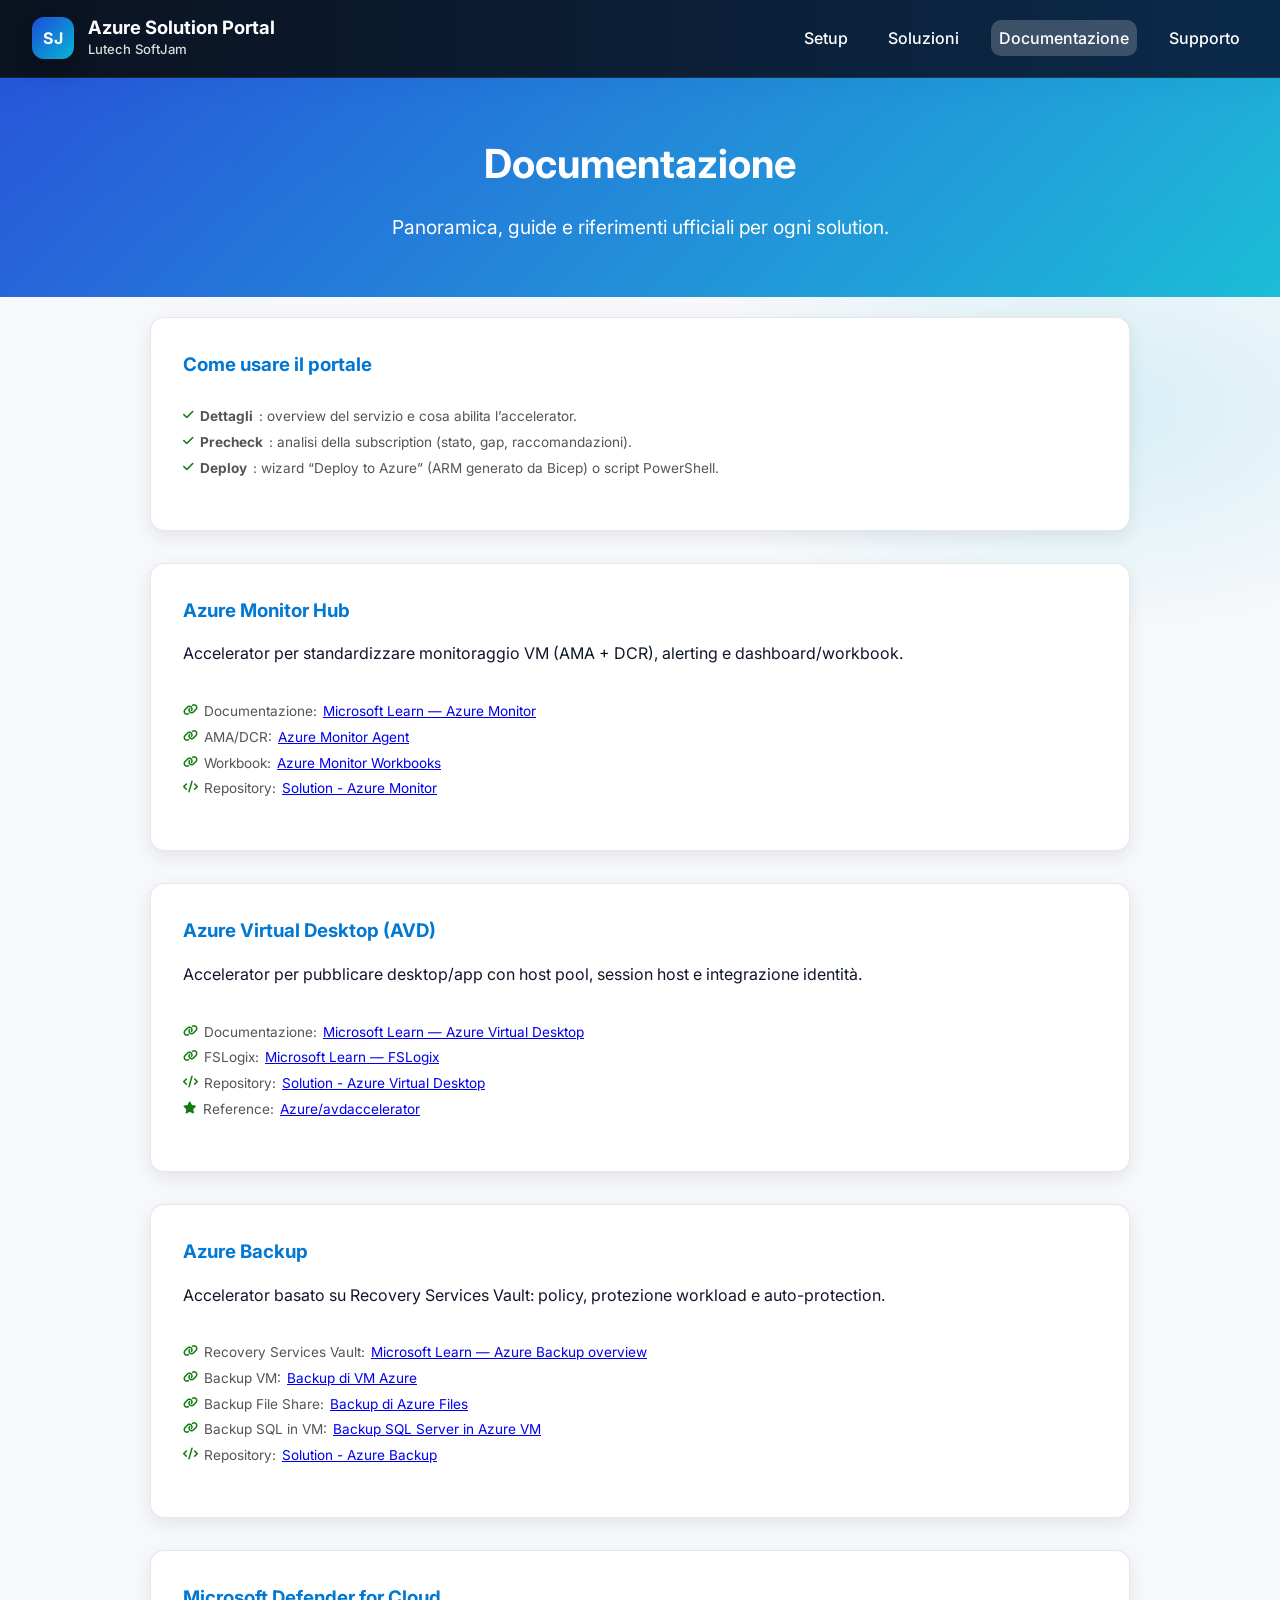
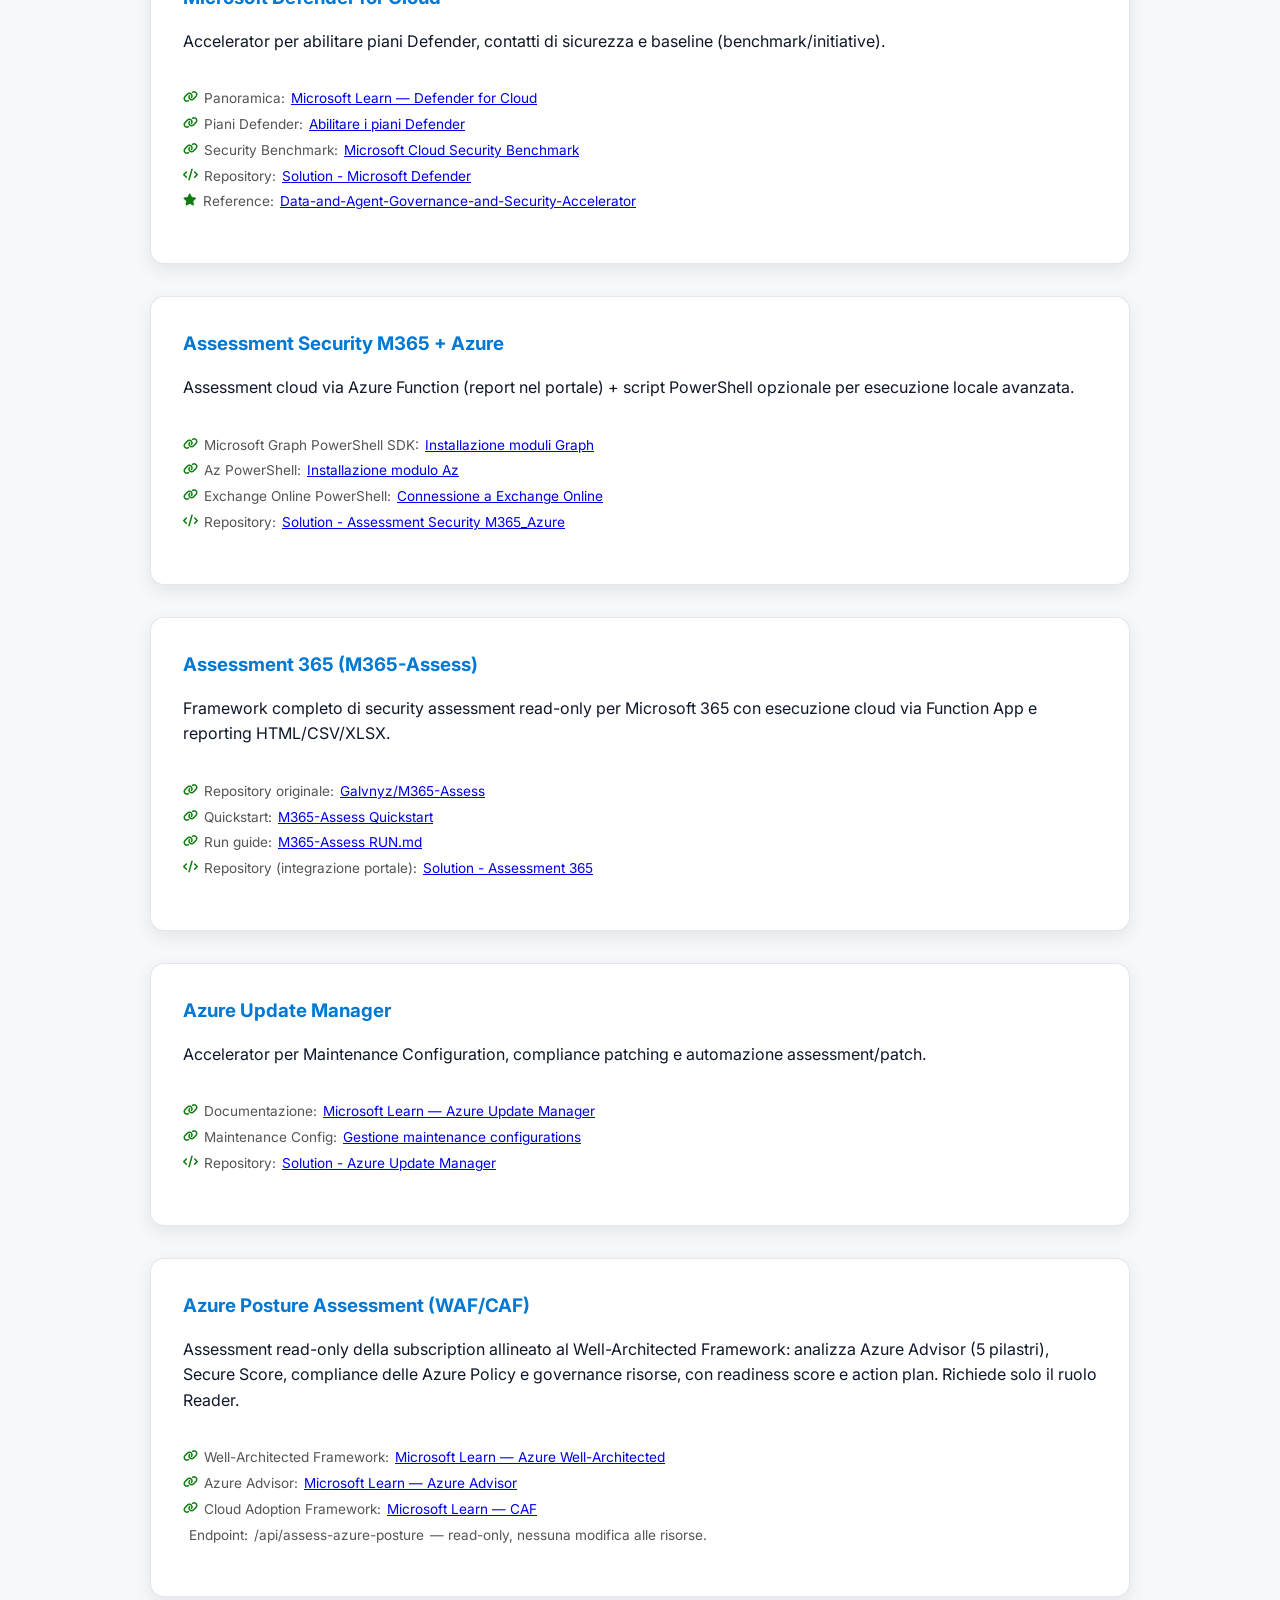
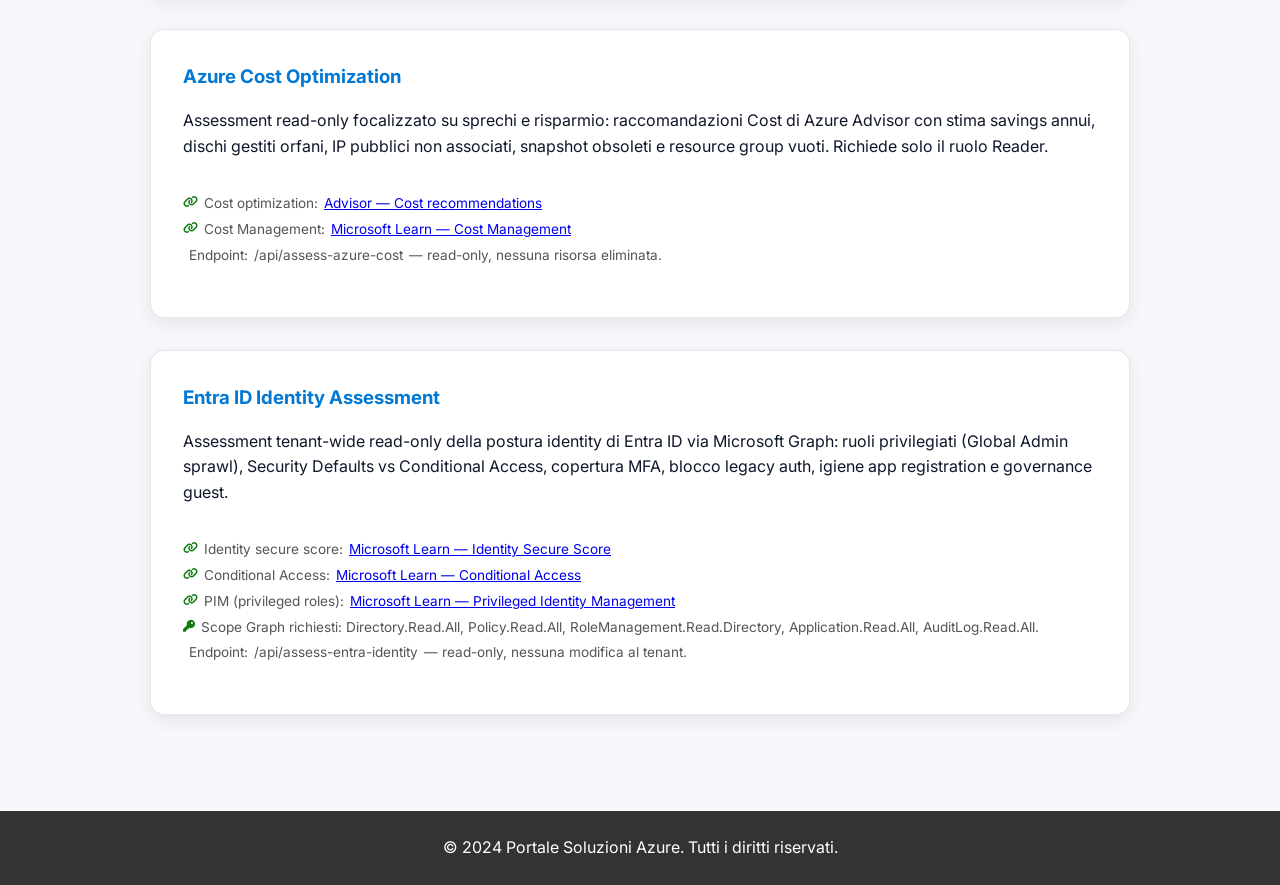
<file: Azure Solution Portal/Frontend/documentation.html>
<!DOCTYPE html>
<html lang="it">
<head>
    <meta charset="UTF-8">
    <meta name="viewport" content="width=device-width, initial-scale=1.0">
    <title>Portale Soluzioni Azure — Documentazione</title>
    <link rel="stylesheet" href="styles.css">
    <link rel="stylesheet" href="https://cdnjs.cloudflare.com/ajax/libs/font-awesome/6.0.0/css/all.min.css">
</head>
<body>
    <header>
        <div class="logo">
            <div class="brand-mark">SJ</div>
            <div class="brand-text">
                <h1>Azure Solution Portal</h1>
                <div class="brand-sub">Lutech SoftJam</div>
            </div>
        </div>
        <nav>
            <ul>
                <li><a href="setup.html">Setup</a></li>
                <li><a href="index.html">Soluzioni</a></li>
                <li><a href="documentation.html" class="active">Documentazione</a></li>
                <li><a href="#">Supporto</a></li>
            </ul>
        </nav>
    </header>

    <main>
        <section class="hero">
            <h2>Documentazione</h2>
            <p>Panoramica, guide e riferimenti ufficiali per ogni solution.</p>
        </section>

        <section class="solutions" style="padding-top: 20px;">
            <div class="solution-grid" style="grid-template-columns: 1fr; max-width: 980px; margin: 0 auto;">

                <div class="solution-card" id="howto">
                    <h3>Come usare il portale</h3>
                    <ul class="solution-features">
                        <li><i class="fas fa-check"></i> <b>Dettagli</b>: overview del servizio e cosa abilita l’accelerator.</li>
                        <li><i class="fas fa-check"></i> <b>Precheck</b>: analisi della subscription (stato, gap, raccomandazioni).</li>
                        <li><i class="fas fa-check"></i> <b>Deploy</b>: wizard “Deploy to Azure” (ARM generato da Bicep) o script PowerShell.</li>
                    </ul>
                </div>

                <div class="solution-card" id="azure-monitor">
                    <h3>Azure Monitor Hub</h3>
                    <p>Accelerator per standardizzare monitoraggio VM (AMA + DCR), alerting e dashboard/workbook.</p>
                    <ul class="solution-features">
                        <li><i class="fas fa-link"></i> Documentazione: <a target="_blank" href="https://learn.microsoft.com/azure/azure-monitor/">Microsoft Learn — Azure Monitor</a></li>
                        <li><i class="fas fa-link"></i> AMA/DCR: <a target="_blank" href="https://learn.microsoft.com/azure/azure-monitor/agents/azure-monitor-agent-overview">Azure Monitor Agent</a></li>
                        <li><i class="fas fa-link"></i> Workbook: <a target="_blank" href="https://learn.microsoft.com/azure/azure-monitor/visualize/workbooks-overview">Azure Monitor Workbooks</a></li>
                        <li><i class="fas fa-code"></i> Repository: <a target="_blank" href="https://github.com/fabiozappa1990x/Azure-Solution-Portal/tree/main/Solution%20-%20Azure%20Monitor">Solution - Azure Monitor</a></li>
                    </ul>
                </div>

                <div class="solution-card" id="avd">
                    <h3>Azure Virtual Desktop (AVD)</h3>
                    <p>Accelerator per pubblicare desktop/app con host pool, session host e integrazione identità.</p>
                    <ul class="solution-features">
                        <li><i class="fas fa-link"></i> Documentazione: <a target="_blank" href="https://learn.microsoft.com/azure/virtual-desktop/">Microsoft Learn — Azure Virtual Desktop</a></li>
                        <li><i class="fas fa-link"></i> FSLogix: <a target="_blank" href="https://learn.microsoft.com/fslogix/">Microsoft Learn — FSLogix</a></li>
                        <li><i class="fas fa-code"></i> Repository: <a target="_blank" href="https://github.com/fabiozappa1990x/Azure-Solution-Portal/tree/main/Solution%20-%20Azure%20Virtual%20Desktop">Solution - Azure Virtual Desktop</a></li>
                        <li><i class="fas fa-star"></i> Reference: <a target="_blank" href="https://github.com/Azure/avdaccelerator">Azure/avdaccelerator</a></li>
                    </ul>
                </div>

                <div class="solution-card" id="backup">
                    <h3>Azure Backup</h3>
                    <p>Accelerator basato su Recovery Services Vault: policy, protezione workload e auto-protection.</p>
                    <ul class="solution-features">
                        <li><i class="fas fa-link"></i> Recovery Services Vault: <a target="_blank" href="https://learn.microsoft.com/azure/backup/backup-overview">Microsoft Learn — Azure Backup overview</a></li>
                        <li><i class="fas fa-link"></i> Backup VM: <a target="_blank" href="https://learn.microsoft.com/azure/backup/backup-azure-vms-introduction">Backup di VM Azure</a></li>
                        <li><i class="fas fa-link"></i> Backup File Share: <a target="_blank" href="https://learn.microsoft.com/azure/backup/backup-afs">Backup di Azure Files</a></li>
                        <li><i class="fas fa-link"></i> Backup SQL in VM: <a target="_blank" href="https://learn.microsoft.com/azure/backup/backup-sql-server-azure-vm">Backup SQL Server in Azure VM</a></li>
                        <li><i class="fas fa-code"></i> Repository: <a target="_blank" href="https://github.com/fabiozappa1990x/Azure-Solution-Portal/tree/main/Solution%20-%20Azure%20Backup">Solution - Azure Backup</a></li>
                    </ul>
                </div>

                <div class="solution-card" id="defender">
                    <h3>Microsoft Defender for Cloud</h3>
                    <p>Accelerator per abilitare piani Defender, contatti di sicurezza e baseline (benchmark/initiative).</p>
                    <ul class="solution-features">
                        <li><i class="fas fa-link"></i> Panoramica: <a target="_blank" href="https://learn.microsoft.com/azure/defender-for-cloud/defender-for-cloud-introduction">Microsoft Learn — Defender for Cloud</a></li>
                        <li><i class="fas fa-link"></i> Piani Defender: <a target="_blank" href="https://learn.microsoft.com/azure/defender-for-cloud/enable-enhanced-security">Abilitare i piani Defender</a></li>
                        <li><i class="fas fa-link"></i> Security Benchmark: <a target="_blank" href="https://learn.microsoft.com/azure/governance/policy/samples/microsoft-cloud-security-benchmark">Microsoft Cloud Security Benchmark</a></li>
                        <li><i class="fas fa-code"></i> Repository: <a target="_blank" href="https://github.com/fabiozappa1990x/Azure-Solution-Portal/tree/main/Solution%20-%20Microsoft%20Defender">Solution - Microsoft Defender</a></li>
                        <li><i class="fas fa-star"></i> Reference: <a target="_blank" href="https://github.com/microsoft/Data-and-Agent-Governance-and-Security-Accelerator">Data-and-Agent-Governance-and-Security-Accelerator</a></li>
                    </ul>
                </div>

                <div class="solution-card" id="assessment-security-m365-azure">
                    <h3>Assessment Security M365 + Azure</h3>
                    <p>Assessment cloud via Azure Function (report nel portale) + script PowerShell opzionale per esecuzione locale avanzata.</p>
                    <ul class="solution-features">
                        <li><i class="fas fa-link"></i> Microsoft Graph PowerShell SDK: <a target="_blank" href="https://learn.microsoft.com/powershell/microsoftgraph/installation">Installazione moduli Graph</a></li>
                        <li><i class="fas fa-link"></i> Az PowerShell: <a target="_blank" href="https://learn.microsoft.com/powershell/azure/install-azps-windows">Installazione modulo Az</a></li>
                        <li><i class="fas fa-link"></i> Exchange Online PowerShell: <a target="_blank" href="https://learn.microsoft.com/powershell/exchange/connect-to-exchange-online-powershell">Connessione a Exchange Online</a></li>
                        <li><i class="fas fa-code"></i> Repository: <a target="_blank" href="https://github.com/fabiozappa1990x/Azure-Solution-Portal/tree/main/Solution%20-%20Assessment%20Security%20M365_Azure">Solution - Assessment Security M365_Azure</a></li>
                    </ul>
                </div>

                <div class="solution-card" id="assessment-365">
                    <h3>Assessment 365 (M365-Assess)</h3>
                    <p>Framework completo di security assessment read-only per Microsoft 365 con esecuzione cloud via Function App e reporting HTML/CSV/XLSX.</p>
                    <ul class="solution-features">
                        <li><i class="fas fa-link"></i> Repository originale: <a target="_blank" href="https://github.com/Galvnyz/M365-Assess">Galvnyz/M365-Assess</a></li>
                        <li><i class="fas fa-link"></i> Quickstart: <a target="_blank" href="https://github.com/Galvnyz/M365-Assess/blob/main/docs/QUICKSTART.md">M365-Assess Quickstart</a></li>
                        <li><i class="fas fa-link"></i> Run guide: <a target="_blank" href="https://github.com/Galvnyz/M365-Assess/blob/main/docs/RUN.md">M365-Assess RUN.md</a></li>
                        <li><i class="fas fa-code"></i> Repository (integrazione portale): <a target="_blank" href="https://github.com/fabiozappa1990x/Azure-Solution-Portal/tree/main/Solution%20-%20Assessment%20365">Solution - Assessment 365</a></li>
                    </ul>
                </div>

                <div class="solution-card" id="update-manager">
                    <h3>Azure Update Manager</h3>
                    <p>Accelerator per Maintenance Configuration, compliance patching e automazione assessment/patch.</p>
                    <ul class="solution-features">
                        <li><i class="fas fa-link"></i> Documentazione: <a target="_blank" href="https://learn.microsoft.com/azure/update-manager/overview">Microsoft Learn — Azure Update Manager</a></li>
                        <li><i class="fas fa-link"></i> Maintenance Config: <a target="_blank" href="https://learn.microsoft.com/azure/update-manager/manage-maintenance-configurations">Gestione maintenance configurations</a></li>
                        <li><i class="fas fa-code"></i> Repository: <a target="_blank" href="https://github.com/fabiozappa1990x/Azure-Solution-Portal/tree/main/Solution%20-%20Azure%20Update%20Manager">Solution - Azure Update Manager</a></li>
                    </ul>
                </div>

                <div class="solution-card" id="azure-posture">
                    <h3>Azure Posture Assessment (WAF/CAF)</h3>
                    <p>Assessment read-only della subscription allineato al Well-Architected Framework: analizza Azure Advisor (5 pilastri), Secure Score, compliance delle Azure Policy e governance risorse, con readiness score e action plan. Richiede solo il ruolo Reader.</p>
                    <ul class="solution-features">
                        <li><i class="fas fa-link"></i> Well-Architected Framework: <a target="_blank" href="https://learn.microsoft.com/azure/well-architected/">Microsoft Learn — Azure Well-Architected</a></li>
                        <li><i class="fas fa-link"></i> Azure Advisor: <a target="_blank" href="https://learn.microsoft.com/azure/advisor/advisor-overview">Microsoft Learn — Azure Advisor</a></li>
                        <li><i class="fas fa-link"></i> Cloud Adoption Framework: <a target="_blank" href="https://learn.microsoft.com/azure/cloud-adoption-framework/">Microsoft Learn — CAF</a></li>
                        <li><i class="fas fa-shield-halved"></i> Endpoint: <code>/api/assess-azure-posture</code> — read-only, nessuna modifica alle risorse.</li>
                    </ul>
                </div>

                <div class="solution-card" id="azure-cost">
                    <h3>Azure Cost Optimization</h3>
                    <p>Assessment read-only focalizzato su sprechi e risparmio: raccomandazioni Cost di Azure Advisor con stima savings annui, dischi gestiti orfani, IP pubblici non associati, snapshot obsoleti e resource group vuoti. Richiede solo il ruolo Reader.</p>
                    <ul class="solution-features">
                        <li><i class="fas fa-link"></i> Cost optimization: <a target="_blank" href="https://learn.microsoft.com/azure/advisor/advisor-reference-cost-recommendations">Advisor — Cost recommendations</a></li>
                        <li><i class="fas fa-link"></i> Cost Management: <a target="_blank" href="https://learn.microsoft.com/azure/cost-management-billing/">Microsoft Learn — Cost Management</a></li>
                        <li><i class="fas fa-shield-halved"></i> Endpoint: <code>/api/assess-azure-cost</code> — read-only, nessuna risorsa eliminata.</li>
                    </ul>
                </div>

                <div class="solution-card" id="entra-identity">
                    <h3>Entra ID Identity Assessment</h3>
                    <p>Assessment tenant-wide read-only della postura identity di Entra ID via Microsoft Graph: ruoli privilegiati (Global Admin sprawl), Security Defaults vs Conditional Access, copertura MFA, blocco legacy auth, igiene app registration e governance guest.</p>
                    <ul class="solution-features">
                        <li><i class="fas fa-link"></i> Identity secure score: <a target="_blank" href="https://learn.microsoft.com/entra/identity/monitoring-health/concept-identity-secure-score">Microsoft Learn — Identity Secure Score</a></li>
                        <li><i class="fas fa-link"></i> Conditional Access: <a target="_blank" href="https://learn.microsoft.com/entra/identity/conditional-access/">Microsoft Learn — Conditional Access</a></li>
                        <li><i class="fas fa-link"></i> PIM (privileged roles): <a target="_blank" href="https://learn.microsoft.com/entra/id-governance/privileged-identity-management/pim-configure">Microsoft Learn — Privileged Identity Management</a></li>
                        <li><i class="fas fa-key"></i> Scope Graph richiesti: Directory.Read.All, Policy.Read.All, RoleManagement.Read.Directory, Application.Read.All, AuditLog.Read.All.</li>
                        <li><i class="fas fa-shield-halved"></i> Endpoint: <code>/api/assess-entra-identity</code> — read-only, nessuna modifica al tenant.</li>
                    </ul>
                </div>

            </div>
        </section>
    </main>

    <footer>
        <p>&copy; 2024 Portale Soluzioni Azure. Tutti i diritti riservati.</p>
    </footer>
</body>
</html>
</file>
<file: Azure Solution Portal/Frontend/styles.css>
/* Stili generali */
@import url('https://fonts.googleapis.com/css2?family=Inter:wght@400;500;600;700&display=swap');

* {
    margin: 0;
    padding: 0;
    box-sizing: border-box;
    font-family: 'Inter', 'Segoe UI', Tahoma, Geneva, Verdana, sans-serif;
}

:root {
    --primary-color: #0078d4;
    --secondary-color: #00bcf2;
    --success-color: #107c10;
    --warning-color: #ff8c00;
    --danger-color: #d13438;

    /* Brand (Lutech SoftJam) */
    --brand-dark: #0b1220;
    --brand-surface: #0f172a;
    --brand-accent: #1d4ed8;
    --brand-accent-2: #06b6d4;

    --light-bg: #f7f8fb;
    --border-color: rgba(15, 23, 42, 0.10);
    --text-color: #0f172a;
    --text-secondary: rgba(15, 23, 42, 0.70);
    --hover-color: rgba(15, 23, 42, 0.05);

    --radius: 14px;
    --shadow-sm: 0 6px 18px rgba(2, 6, 23, 0.08);
    --shadow-md: 0 14px 40px rgba(2, 6, 23, 0.14);
}

body {
    background:
        radial-gradient(900px 420px at 15% 0%, rgba(29, 78, 216, 0.16), rgba(255, 255, 255, 0) 60%),
        radial-gradient(700px 380px at 85% 10%, rgba(6, 182, 212, 0.14), rgba(255, 255, 255, 0) 60%),
        var(--light-bg);
    color: var(--text-color);
    line-height: 1.6;
}

/* Header */
header {
    background: linear-gradient(90deg, var(--brand-dark), #0b2a4a);
    color: white;
    padding: 1.05rem 2rem;
    display: flex;
    justify-content: space-between;
    align-items: center;
    box-shadow: 0 10px 30px rgba(2, 6, 23, 0.25);
    border-bottom: 1px solid rgba(255, 255, 255, 0.08);
}

.logo {
    display: flex;
    align-items: center;
    gap: 0.9rem;
}

.logo img {
    height: 40px;
    margin-right: 1rem;
}

.brand-mark {
    width: 42px;
    height: 42px;
    border-radius: 12px;
    display: grid;
    place-items: center;
    font-weight: 700;
    letter-spacing: 0.5px;
    background: linear-gradient(135deg, var(--brand-accent), var(--brand-accent-2));
    box-shadow: 0 10px 20px rgba(0, 0, 0, 0.22);
}

.brand-text h1 {
    font-size: 1.15rem;
    line-height: 1.1;
    margin: 0;
}

.brand-sub {
    font-size: 0.82rem;
    opacity: 0.85;
    font-weight: 500;
    margin-top: 2px;
}

nav ul {
    display: flex;
    list-style: none;
}

nav ul li {
    margin-left: 1.5rem;
}

nav ul li a {
    color: white;
    text-decoration: none;
    font-weight: 500;
    padding: 0.5rem;
    border-radius: 10px;
    transition: background-color 0.3s;
}

nav ul li a:hover, nav ul li a.active {
    background-color: rgba(255, 255, 255, 0.2);
}

/* Hero section */
.hero {
    background: linear-gradient(135deg, rgba(29, 78, 216, 0.95), rgba(6, 182, 212, 0.9));
    color: white;
    text-align: center;
    padding: 3.4rem 1rem;
}

.hero h2 {
    font-size: 2.5rem;
    margin-bottom: 1rem;
}

.hero p {
    font-size: 1.2rem;
    max-width: 800px;
    margin: 0 auto;
}

/* Solutions section */
.solutions {
    padding: 3rem 2rem;
}

.solutions h2 {
    text-align: center;
    margin-bottom: 2rem;
    color: var(--brand-dark);
}

.solution-grid {
    display: grid;
    grid-template-columns: repeat(auto-fill, minmax(300px, 1fr));
    gap: 2rem;
    max-width: 1200px;
    margin: 0 auto;
}

.solution-card {
    background-color: white;
    border-radius: var(--radius);
    padding: 2rem;
    box-shadow: var(--shadow-sm);
    border: 1px solid var(--border-color);
    transition: transform 0.25s ease, box-shadow 0.25s ease, border-color 0.25s ease;
    display: flex;
    flex-direction: column;
}

.solution-card:hover {
    transform: translateY(-5px);
    box-shadow: var(--shadow-md);
    border-color: rgba(29, 78, 216, 0.18);
}

.solution-icon {
    font-size: 2.5rem;
    color: #0078d4;
    margin-bottom: 1rem;
    text-align: center;
}

.solution-card h3 {
    margin-bottom: 1rem;
    color: #0078d4;
}

.solution-card p {
    margin-bottom: 1.5rem;
    flex-grow: 1;
}

.solution-actions {
    display: flex;
    justify-content: space-between;
    margin-top: auto;
    gap: 0.5rem;
}

.btn-details, .btn-deploy, .btn-precheck {
    padding: 0.5rem 1rem;
    border: none;
    border-radius: 12px;
    cursor: pointer;
    font-weight: 500;
    transition: background-color 0.3s;
    flex: 1;
}

.btn-details {
    background-color: #f0f0f0;
    color: #333;
}

.btn-details:hover {
    background-color: #e0e0e0;
}

.btn-deploy {
    background: linear-gradient(135deg, var(--brand-accent), var(--primary-color));
    color: white;
}

.btn-deploy:hover {
    background-color: #006cbe;
}

.btn-precheck {
    background: linear-gradient(135deg, var(--brand-accent-2), var(--secondary-color));
    color: white;
}

.btn-precheck:hover {
    background-color: #00a6d6;
}

/* Modal */
.modal {
    display: none;
    position: fixed;
    z-index: 1000;
    left: 0;
    top: 0;
    width: 100%;
    height: 100%;
    background-color: rgba(0, 0, 0, 0.5);
    overflow: auto;
}

.modal-content {
    position: relative;
    background-color: white;
    margin: 5% auto;
    padding: 2rem;
    border-radius: var(--radius);
    max-width: 900px;
    box-shadow: var(--shadow-md);
    max-height: 85vh;
    overflow-y: auto;
}

.close-modal {
    position: absolute;
    top: 1rem;
    right: 1.5rem;
    font-size: 1.8rem;
    cursor: pointer;
    color: #999;
    transition: color 0.3s, transform 0.2s;
    z-index: 1001;
    width: 30px;
    height: 30px;
    display: flex;
    align-items: center;
    justify-content: center;
    background: none;
    border: none;
    padding: 0;
    line-height: 1;
}

.close-modal:hover {
    color: #333;
    transform: rotate(90deg);
}

.close-modal:active {
    transform: rotate(90deg) scale(0.9);
}

.deploy-options {
    display: flex;
    margin: 2rem 0;
    padding: 1.5rem;
    background-color: #f9f9f9;
    border-radius: 8px;
    align-items: center;
}

.deploy-button {
    display: flex;
    align-items: center;
    justify-content: center;
    padding: 0.75rem 1.5rem;
    border: none;
    border-radius: 4px;
    cursor: pointer;
    font-weight: 500;
    transition: background-color 0.3s;
    text-decoration: none;
    margin-right: 1.5rem;
    min-width: 150px;
}

.deploy-button img {
    max-width: 150px;
}

.script-deploy {
    background-color: #333;
    color: white;
    font-size: 1rem;
}

.script-deploy:hover {
    background-color: #555;
}

.deploy-info {
    flex-grow: 1;
}

.deploy-info h4 {
    margin-bottom: 0.5rem;
    color: #0078d4;
}

.deploy-info pre {
    background-color: #f0f0f0;
    padding: 1rem;
    border-radius: 4px;
    overflow-x: auto;
    margin-top: 1rem;
}

/* Precheck Form e Report */
.precheck-form {
    margin: 1.5rem 0;
    padding: 1.5rem;
    background-color: #f9f9f9;
    border-radius: 8px;
}

.form-group {
    margin-bottom: 1rem;
}

.form-group label {
    display: block;
    margin-bottom: 0.5rem;
    font-weight: 500;
}

.form-group input {
    width: 100%;
    padding: 0.75rem;
    border: 1px solid #ddd;
    border-radius: 4px;
    font-size: 1rem;
}

.btn-primary {
    background-color: var(--primary-color);
    color: white;
    padding: 0.75rem 1.5rem;
    border: none;
    border-radius: 4px;
    cursor: pointer;
    font-weight: 500;
    margin-top: 1rem;
    transition: background-color 0.3s;
}

.btn-primary:hover {
    background-color: #006cbe;
}

.btn-secondary {
    background-color: var(--light-bg);
    color: var(--text-color);
    padding: 0.75rem 1.5rem;
    border: 1px solid var(--border-color);
    border-radius: 4px;
    cursor: pointer;
    font-weight: 500;
    transition: background-color 0.3s;
}

.btn-secondary:hover {
    background-color: #e0e0e0;
}

.btn-link {
    color: var(--primary-color);
    text-decoration: none;
    padding: 0.75rem 1.5rem;
    border-radius: 4px;
    transition: background-color 0.3s;
    display: inline-block;
}

.btn-link:hover {
    background-color: rgba(0, 120, 212, 0.1);
}

/* ==============================
   Subscription Picker (Setup/Precheck)
   ============================== */
.sub-picker {
    margin-top: 10px;
    border: 1px solid var(--border-color);
    border-radius: 10px;
    background: #fff;
    overflow: hidden;
}

.sub-picker-header {
    padding: 10px 12px;
    border-bottom: 1px solid var(--border-color);
    background: var(--light-bg);
    display: flex;
    gap: 10px;
    align-items: center;
    justify-content: space-between;
    flex-wrap: wrap;
}

.sub-picker-title {
    font-weight: 600;
}

.sub-picker-search {
    display: flex;
    align-items: center;
    gap: 8px;
    flex: 1 1 320px;
    max-width: 520px;
}

.sub-picker-search input {
    width: 100%;
    padding: 10px 12px;
    border: 1px solid #ddd;
    border-radius: 8px;
    font-size: 0.95rem;
}

.sub-picker-body {
    max-height: 220px;
    overflow: auto;
    padding: 6px 12px;
}

.sub-item {
    display: flex;
    gap: 10px;
    align-items: flex-start;
    padding: 10px 8px;
    border-bottom: 1px solid rgba(0,0,0,0.06);
}

.sub-item:last-child {
    border-bottom: none;
}

.sub-item input[type="checkbox"] {
    margin-top: 3px;
    transform: scale(1.05);
}

.sub-meta {
    display: flex;
    flex-direction: column;
    gap: 2px;
}

.sub-name {
    font-weight: 600;
}

.sub-id {
    font-size: 0.85rem;
    color: #666;
    font-family: ui-monospace, SFMono-Regular, Menlo, Monaco, Consolas, "Liberation Mono", "Courier New", monospace;
}

.sub-picker-actions {
    display: flex;
    gap: 10px;
    flex-wrap: wrap;
    padding: 12px;
    border-top: 1px solid var(--border-color);
    background: #fff;
}

.sub-picker-note {
    padding: 0 12px 12px 12px;
    color: #666;
    font-size: 0.9rem;
}

/* Loading Spinner */
.precheck-loading {
    text-align: center;
    padding: 3rem 2rem;
    display: none;
}

.precheck-loading .spinner {
    border: 5px solid rgba(0, 120, 212, 0.1);
    width: 60px;
    height: 60px;
    border-radius: 50%;
    border-left-color: var(--primary-color);
    border-top-color: var(--primary-color);
    animation: spin 1s linear infinite;
    margin: 0 auto 1.5rem;
}

@keyframes spin {
    0% { transform: rotate(0deg); }
    100% { transform: rotate(360deg); }
}

.precheck-loading p {
    font-size: 1.1rem;
    color: var(--text-color);
    margin: 1rem 0;
    font-weight: 500;
}

.loading-steps {
    margin-top: 2rem;
    text-align: left;
    max-width: 500px;
    margin-left: auto;
    margin-right: auto;
}

.loading-step {
    padding: 0.75rem 1rem;
    margin: 0.5rem 0;
    background-color: var(--light-bg);
    border-radius: 6px;
    display: flex;
    align-items: center;
    gap: 0.75rem;
    border-left: 4px solid var(--primary-color);
}

.loading-step i {
    color: var(--primary-color);
    font-size: 1.2rem;
    min-width: 24px;
}

.precheck-results {
    margin-top: 2rem;
}

.report-header {
    background-color: #f9f9f9;
    padding: 1rem;
    border-radius: 8px 8px 0 0;
    border-bottom: 2px solid #eee;
}

.report-summary {
    display: flex;
    justify-content: space-between;
    flex-wrap: wrap;
}

.summary-item {
    margin-right: 1.5rem;
    margin-bottom: 0.5rem;
}

.summary-label {
    font-weight: 500;
    margin-right: 0.5rem;
}

.status-badge {
    padding: 0.25rem 0.75rem;
    border-radius: 20px;
    font-weight: 500;
    font-size: 0.9rem;
}

.status-success {
    background-color: rgba(16, 124, 16, 0.2);
    color: var(--success-color);
}

.status-warning {
    background-color: rgba(255, 140, 0, 0.2);
    color: var(--warning-color);
}

.status-danger {
    background-color: rgba(209, 52, 56, 0.2);
    color: var(--danger-color);
}

.status-info {
    background-color: rgba(0, 120, 212, 0.2);
    color: var(--primary-color);
}

.report-actions {
    display: flex;
    justify-content: flex-end;
    margin-top: 1.5rem;
    gap: 1rem;
}

/* Footer */
footer {
    background-color: #333;
    color: white;
    text-align: center;
    padding: 1.5rem;
    margin-top: 3rem;
}

/* Stili per i tab */
.tabs-container {
    margin: 20px 0;
}

.tabs-nav {
    display: flex;
    border-bottom: 1px solid var(--border-color);
    margin-bottom: 20px;
    overflow-x: auto;
}

.tab-button {
    padding: 10px 15px;
    background: none;
    border: none;
    border-bottom: 3px solid transparent;
    cursor: pointer;
    font-weight: 500;
    color: var(--text-color);
    transition: all 0.3s ease;
    white-space: nowrap;
}

.tab-button:hover {
    color: var(--primary-color);
}

.tab-button.active {
    color: var(--primary-color);
    border-bottom: 3px solid var(--primary-color);
}

.tab-pane {
    display: none;
    animation: fadeIn 0.5s;
}

.tab-pane.active {
    display: block;
}

/* Stili per le tabelle di risorse */
.resource-table-container {
    overflow-x: auto;
    margin-bottom: 20px;
}

.resource-table {
    width: 100%;
    border-collapse: collapse;
    margin-top: 10px;
}

.resource-table th, 
.resource-table td {
    padding: 10px;
    text-align: left;
    border-bottom: 1px solid var(--border-color);
}

.resource-table th {
    background-color: var(--light-bg);
    font-weight: 600;
}

.resource-table tr:hover {
    background-color: var(--hover-color);
}

/* Stili per le card statistiche */
.overview-stats {
    display: flex;
    flex-wrap: wrap;
    gap: 20px;
    margin: 20px 0;
}

.stat-card {
    background-color: var(--light-bg);
    border-radius: 8px;
    padding: 15px;
    min-width: 120px;
    flex: 1;
    text-align: center;
    box-shadow: 0 2px 4px rgba(0, 0, 0, 0.05);
}

.stat-icon {
    font-size: 24px;
    color: var(--primary-color);
    margin-bottom: 10px;
}

.stat-value {
    font-size: 28px;
    font-weight: 700;
    margin-bottom: 5px;
    color: var(--primary-color);
}

.stat-label {
    font-size: 14px;
    color: var(--text-secondary);
}

/* Stili per le raccomandazioni */
.recommendations-container {
    background-color: var(--light-bg);
    border-radius: 8px;
    padding: 15px;
}

.recommendation-item {
    margin-bottom: 15px;
    padding-bottom: 15px;
    border-bottom: 1px solid var(--border-color);
}

.recommendation-item:last-child {
    margin-bottom: 0;
    padding-bottom: 0;
    border-bottom: none;
}

.recommendation-title {
    font-weight: 600;
    margin-bottom: 5px;
    display: flex;
    align-items: center;
}

.recommendation-title i {
    margin-right: 8px;
    font-size: 1.1rem;
}

.recommendation-description {
    margin-left: 25px;
    font-size: 14px;
    color: var(--text-secondary);
}

@keyframes fadeIn {
    from { opacity: 0; }
    to { opacity: 1; }
}

/* Authentication Status Styles */
.auth-status {
    display: flex;
    align-items: center;
    margin-left: auto;
}

.auth-indicator {
    display: flex;
    align-items: center;
    gap: 0.5rem;
    padding: 0.5rem 1rem;
    background-color: rgba(255, 255, 255, 0.1);
    border-radius: 20px;
    color: white;
    font-size: 0.9rem;
}

.auth-indicator.authenticated {
    background-color: rgba(76, 175, 80, 0.2);
    border: 1px solid #4caf50;
}

.auth-indicator.authenticated i {
    color: #4caf50;
}

.auth-indicator.not-authenticated {
    background-color: rgba(244, 67, 54, 0.2);
    border: 1px solid #f44336;
}

.auth-indicator.not-authenticated i {
    color: #f44336;
}

.auth-button {
    background: linear-gradient(135deg, var(--primary-color), var(--secondary-color));
    color: white;
    border: none;
    padding: 0.4rem 0.8rem;
    border-radius: 15px;
    cursor: pointer;
    font-size: 0.8rem;
    font-weight: 500;
    transition: all 0.3s ease;
}

.auth-button:hover {
    transform: translateY(-1px);
    box-shadow: 0 4px 8px rgba(0, 0, 0, 0.2);
}

.auth-button:disabled {
    opacity: 0.6;
    cursor: not-allowed;
    transform: none;
}

/* Responsive */
@media (max-width: 768px) {
    header {
        flex-direction: column;
        gap: 1rem;
    }
    
    nav ul {
        flex-direction: column;
        gap: 0.5rem;
    }
    
    .solution-grid {
        grid-template-columns: 1fr;
    }
    
    .overview-stats {
        flex-direction: column;
    }
    
    .tabs-nav {
        flex-wrap: wrap;
    }
    
    .modal-content {
        margin: 2% auto;
        padding: 1rem;
        max-height: 95vh;
    }
}

/* =========================================================
   NUOVI STILI - SOLUTION CARDS AGGIORNATE
   ========================================================= */

/* Icona card colorata */
.solution-icon {
    width: 64px;
    height: 64px;
    border-radius: 12px;
    display: flex;
    align-items: center;
    justify-content: center;
    margin-bottom: 1rem;
    font-size: 1.8rem;
    color: white;
    flex-shrink: 0;
}

/* Badge disponibilità */
.solution-badge {
    display: inline-block;
    padding: 2px 10px;
    border-radius: 12px;
    font-size: 0.72rem;
    font-weight: 600;
    text-transform: uppercase;
    letter-spacing: 0.5px;
    margin-bottom: 0.6rem;
}

.badge-available {
    background-color: #d4edda;
    color: #155724;
}

.badge-coming-soon {
    background-color: #fff3cd;
    color: #856404;
}

/* Feature list nelle card */
.solution-features {
    list-style: none;
    margin: 0.5rem 0 1rem 0;
    padding: 0;
    flex-grow: 1;
}

.solution-features li {
    font-size: 0.85rem;
    color: #555;
    padding: 2px 0;
    display: flex;
    align-items: flex-start;
    gap: 6px;
}

.solution-features li i {
    color: #107c10;
    font-size: 0.75rem;
    margin-top: 3px;
    flex-shrink: 0;
}

/* Modal large (precheck) */
.modal-large .modal-content,
.modal-content.modal-large {
    max-width: 1100px;
}

/* Grid con 5 card (auto-fill da 280px) */
.solution-grid {
    grid-template-columns: repeat(auto-fill, minmax(280px, 1fr));
}

/* Rimuovi il grow dal p quando ci sono le features */
.solution-card:has(.solution-features) > p {
    flex-grow: 0;
}

/* ── Deploy Modal — Primary / Optional layout ── */
.deploy-primary {
    background: linear-gradient(135deg, #f0f8ff, #e8f4fc);
    border: 2px solid #0078d4;
    border-radius: 10px;
    padding: 20px;
    margin-bottom: 16px;
}

.deploy-optional {
    background: #f9f9f9;
    border: 1px dashed #ccc;
    border-radius: 10px;
    padding: 20px;
}

.deploy-ps-icon {
    width: 48px;
    height: 48px;
    background: #2d2d2d;
    border-radius: 8px;
    display: flex;
    align-items: center;
    justify-content: center;
    color: #0f0;
    font-size: 1.3rem;
    flex-shrink: 0;
}

.badge-optional {
    background: #f0f0f0;
    color: #666;
    font-size: 0.72rem;
    padding: 2px 8px;
    border-radius: 12px;
    font-weight: 400;
    margin-left: 6px;
    vertical-align: middle;
}

/* Download PS1 button */
.btn-ps-download {
    display: inline-flex;
    align-items: center;
    gap: 7px;
    background: #2d2d2d;
    color: #fff;
    padding: 8px 16px;
    border-radius: 6px;
    font-size: 0.88rem;
    font-weight: 500;
    text-decoration: none;
    transition: background 0.15s;
}
.btn-ps-download:hover { background: #444; }
.btn-ps-download i { color: #0f0; }

.ps-not-available {
    font-size: 0.82rem;
    color: #888;
}
.ps-not-available i { color: #0078d4; margin-right: 4px; }

/* Auth indicator con truncate lungo */
#auth-text {
    max-width: 200px;
    overflow: hidden;
    text-overflow: ellipsis;
    white-space: nowrap;
}
</file>
